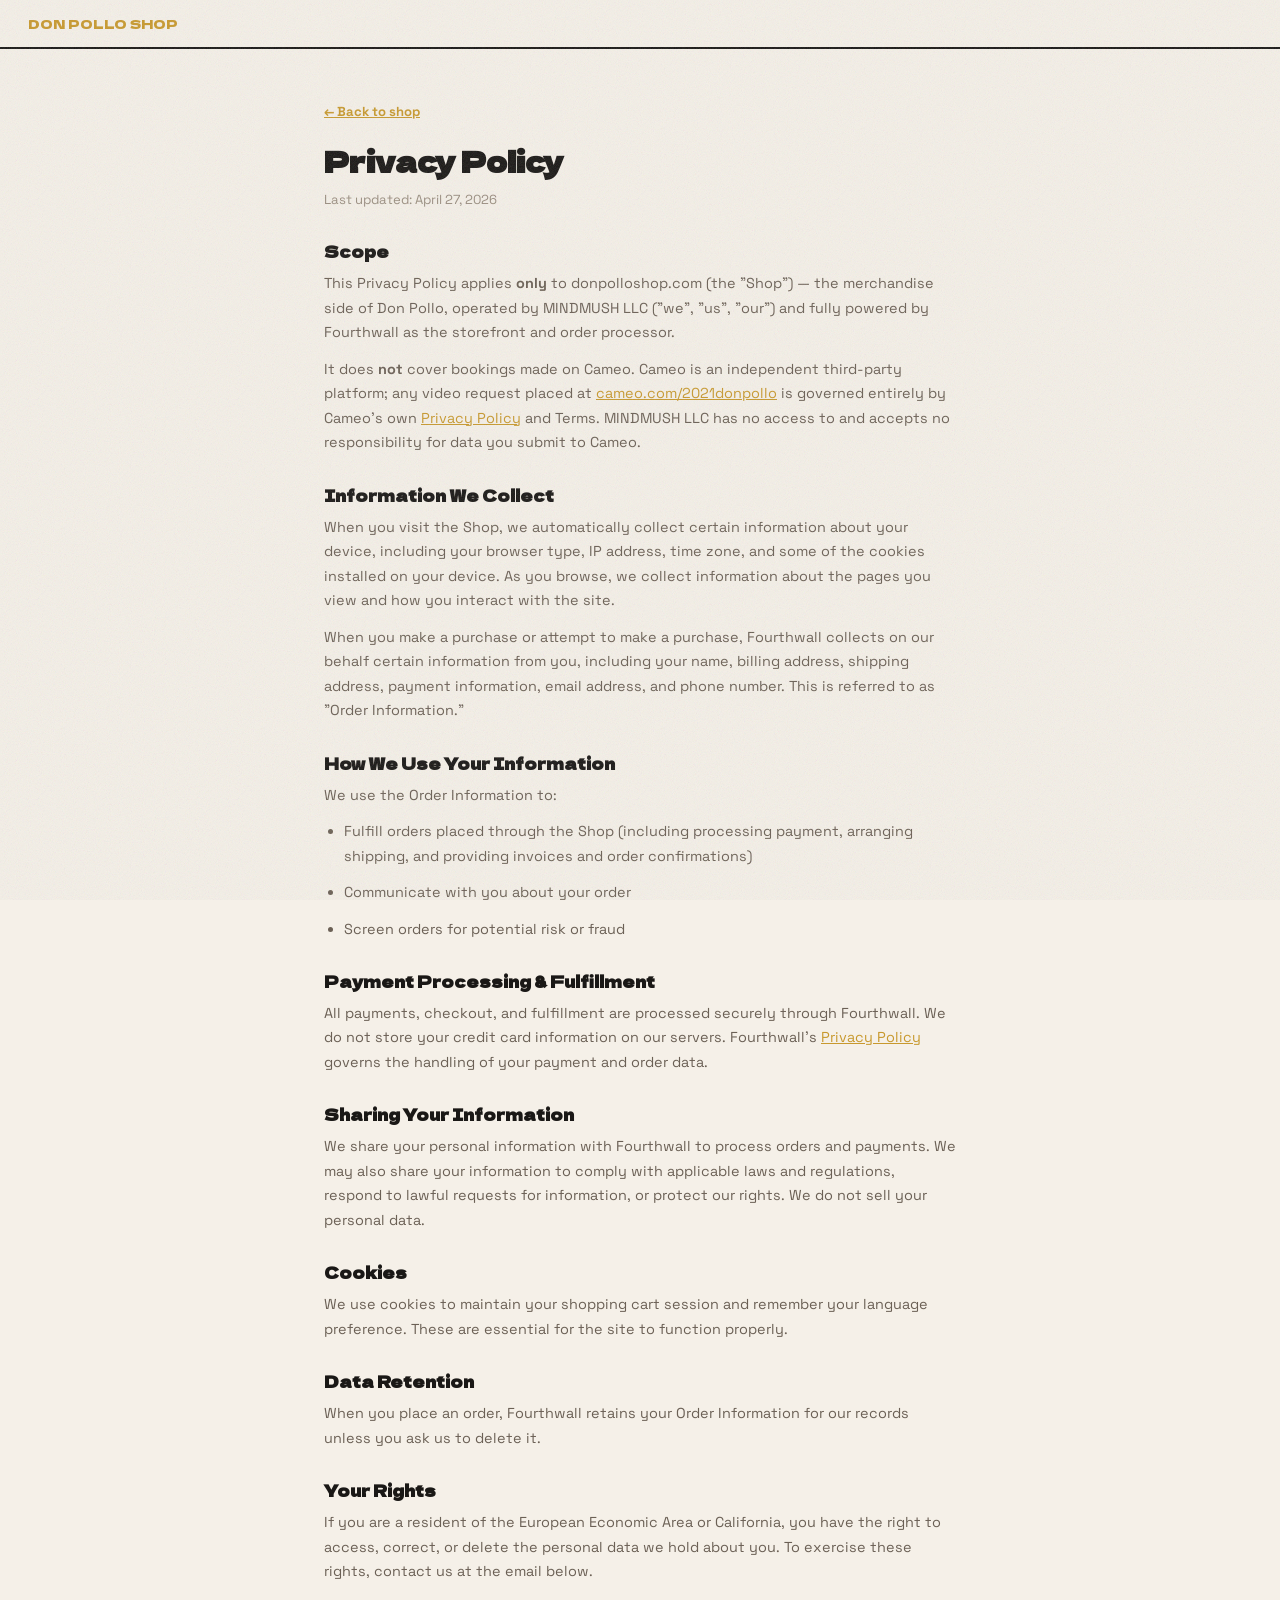
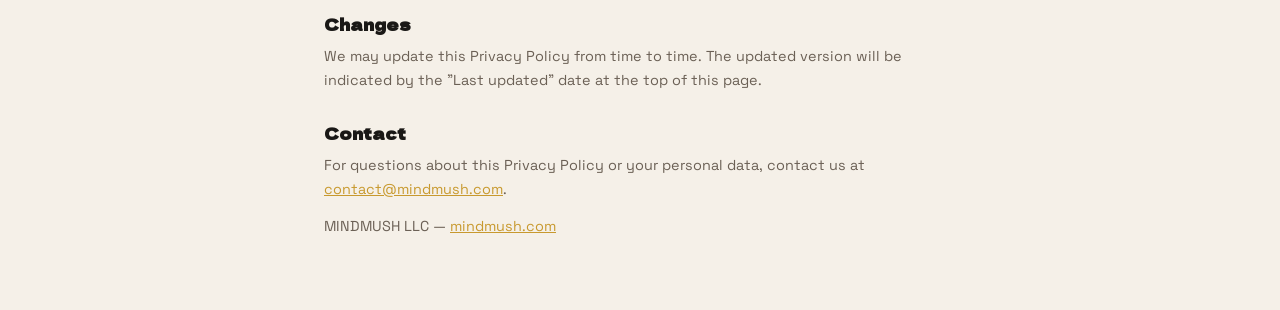
<file: privacy.html>
<!DOCTYPE html>
<html lang="en">
<head>
  <meta charset="UTF-8">
  <meta name="viewport" content="width=device-width, initial-scale=1.0">
  <title>Privacy Policy — Don Pollo Shop</title>
  <link rel="stylesheet" href="css/style.css?v=20260427b">
  <link rel="preconnect" href="https://fonts.googleapis.com">
  <link rel="preconnect" href="https://fonts.gstatic.com" crossorigin>
  <link href="https://fonts.googleapis.com/css2?family=Dela+Gothic+One&family=Space+Grotesk:wght@400;500;600;700&display=swap" rel="stylesheet">
</head>
<body>
  <nav class="nav">
    <a href="index.html" class="nav-logo">DON POLLO SHOP</a>
    <div class="nav-right"></div>
  </nav>

  <div class="policy">
    <a href="index.html" class="policy-back">&larr; Back to shop</a>
    <h1>Privacy Policy</h1>
    <p class="policy-updated">Last updated: April 27, 2026</p>

    <h2>Scope</h2>
    <p>This Privacy Policy applies <strong>only</strong> to donpolloshop.com (the "Shop") — the merchandise side of Don Pollo, operated by MINDMUSH LLC ("we", "us", "our") and fully powered by Fourthwall as the storefront and order processor.</p>
    <p>It does <strong>not</strong> cover bookings made on Cameo. Cameo is an independent third-party platform; any video request placed at <a href="https://www.cameo.com/2021donpollo" target="_blank" rel="noopener">cameo.com/2021donpollo</a> is governed entirely by Cameo's own <a href="https://www.cameo.com/privacy" target="_blank" rel="noopener">Privacy Policy</a> and Terms. MINDMUSH LLC has no access to and accepts no responsibility for data you submit to Cameo.</p>

    <h2>Information We Collect</h2>
    <p>When you visit the Shop, we automatically collect certain information about your device, including your browser type, IP address, time zone, and some of the cookies installed on your device. As you browse, we collect information about the pages you view and how you interact with the site.</p>
    <p>When you make a purchase or attempt to make a purchase, Fourthwall collects on our behalf certain information from you, including your name, billing address, shipping address, payment information, email address, and phone number. This is referred to as "Order Information."</p>

    <h2>How We Use Your Information</h2>
    <p>We use the Order Information to:</p>
    <ul>
      <li>Fulfill orders placed through the Shop (including processing payment, arranging shipping, and providing invoices and order confirmations)</li>
      <li>Communicate with you about your order</li>
      <li>Screen orders for potential risk or fraud</li>
    </ul>

    <h2>Payment Processing &amp; Fulfillment</h2>
    <p>All payments, checkout, and fulfillment are processed securely through Fourthwall. We do not store your credit card information on our servers. Fourthwall's <a href="https://fourthwall.com/privacy-policy" target="_blank" rel="noopener">Privacy Policy</a> governs the handling of your payment and order data.</p>

    <h2>Sharing Your Information</h2>
    <p>We share your personal information with Fourthwall to process orders and payments. We may also share your information to comply with applicable laws and regulations, respond to lawful requests for information, or protect our rights. We do not sell your personal data.</p>

    <h2>Cookies</h2>
    <p>We use cookies to maintain your shopping cart session and remember your language preference. These are essential for the site to function properly.</p>

    <h2>Data Retention</h2>
    <p>When you place an order, Fourthwall retains your Order Information for our records unless you ask us to delete it.</p>

    <h2>Your Rights</h2>
    <p>If you are a resident of the European Economic Area or California, you have the right to access, correct, or delete the personal data we hold about you. To exercise these rights, contact us at the email below.</p>

    <h2>Changes</h2>
    <p>We may update this Privacy Policy from time to time. The updated version will be indicated by the "Last updated" date at the top of this page.</p>

    <h2>Contact</h2>
    <p>For questions about this Privacy Policy or your personal data, contact us at <a href="mailto:contact@mindmush.com">contact@mindmush.com</a>.</p>
    <p>MINDMUSH LLC — <a href="https://mindmush.com" target="_blank" rel="noopener">mindmush.com</a></p>
  </div>
</body>
</html>
</file>
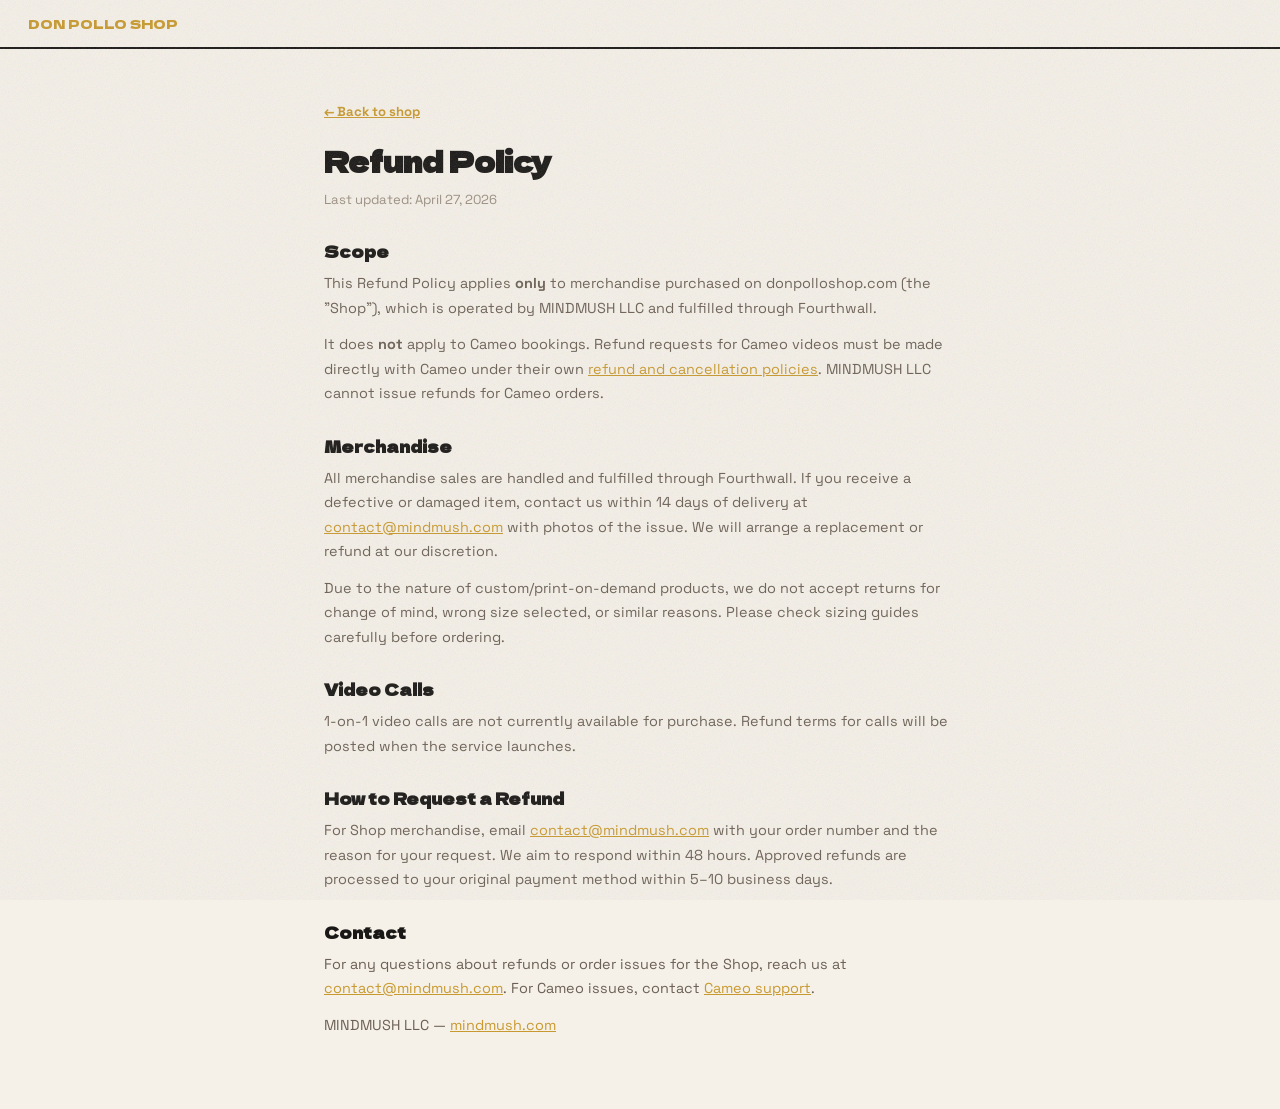
<file: refunds.html>
<!DOCTYPE html>
<html lang="en">
<head>
  <meta charset="UTF-8">
  <meta name="viewport" content="width=device-width, initial-scale=1.0">
  <title>Refund Policy — Don Pollo Shop</title>
  <link rel="stylesheet" href="css/style.css?v=20260427b">
  <link rel="preconnect" href="https://fonts.googleapis.com">
  <link rel="preconnect" href="https://fonts.gstatic.com" crossorigin>
  <link href="https://fonts.googleapis.com/css2?family=Dela+Gothic+One&family=Space+Grotesk:wght@400;500;600;700&display=swap" rel="stylesheet">
</head>
<body>
  <nav class="nav">
    <a href="index.html" class="nav-logo">DON POLLO SHOP</a>
    <div class="nav-right"></div>
  </nav>

  <div class="policy">
    <a href="index.html" class="policy-back">&larr; Back to shop</a>
    <h1>Refund Policy</h1>
    <p class="policy-updated">Last updated: April 27, 2026</p>

    <h2>Scope</h2>
    <p>This Refund Policy applies <strong>only</strong> to merchandise purchased on donpolloshop.com (the "Shop"), which is operated by MINDMUSH LLC and fulfilled through Fourthwall.</p>
    <p>It does <strong>not</strong> apply to Cameo bookings. Refund requests for Cameo videos must be made directly with Cameo under their own <a href="https://help.cameo.com/" target="_blank" rel="noopener">refund and cancellation policies</a>. MINDMUSH LLC cannot issue refunds for Cameo orders.</p>

    <h2>Merchandise</h2>
    <p>All merchandise sales are handled and fulfilled through Fourthwall. If you receive a defective or damaged item, contact us within 14 days of delivery at <a href="mailto:contact@mindmush.com">contact@mindmush.com</a> with photos of the issue. We will arrange a replacement or refund at our discretion.</p>
    <p>Due to the nature of custom/print-on-demand products, we do not accept returns for change of mind, wrong size selected, or similar reasons. Please check sizing guides carefully before ordering.</p>

    <h2>Video Calls</h2>
    <p>1-on-1 video calls are not currently available for purchase. Refund terms for calls will be posted when the service launches.</p>

    <h2>How to Request a Refund</h2>
    <p>For Shop merchandise, email <a href="mailto:contact@mindmush.com">contact@mindmush.com</a> with your order number and the reason for your request. We aim to respond within 48 hours. Approved refunds are processed to your original payment method within 5–10 business days.</p>

    <h2>Contact</h2>
    <p>For any questions about refunds or order issues for the Shop, reach us at <a href="mailto:contact@mindmush.com">contact@mindmush.com</a>. For Cameo issues, contact <a href="https://help.cameo.com/" target="_blank" rel="noopener">Cameo support</a>.</p>
    <p>MINDMUSH LLC — <a href="https://mindmush.com" target="_blank" rel="noopener">mindmush.com</a></p>
  </div>
</body>
</html>
</file>
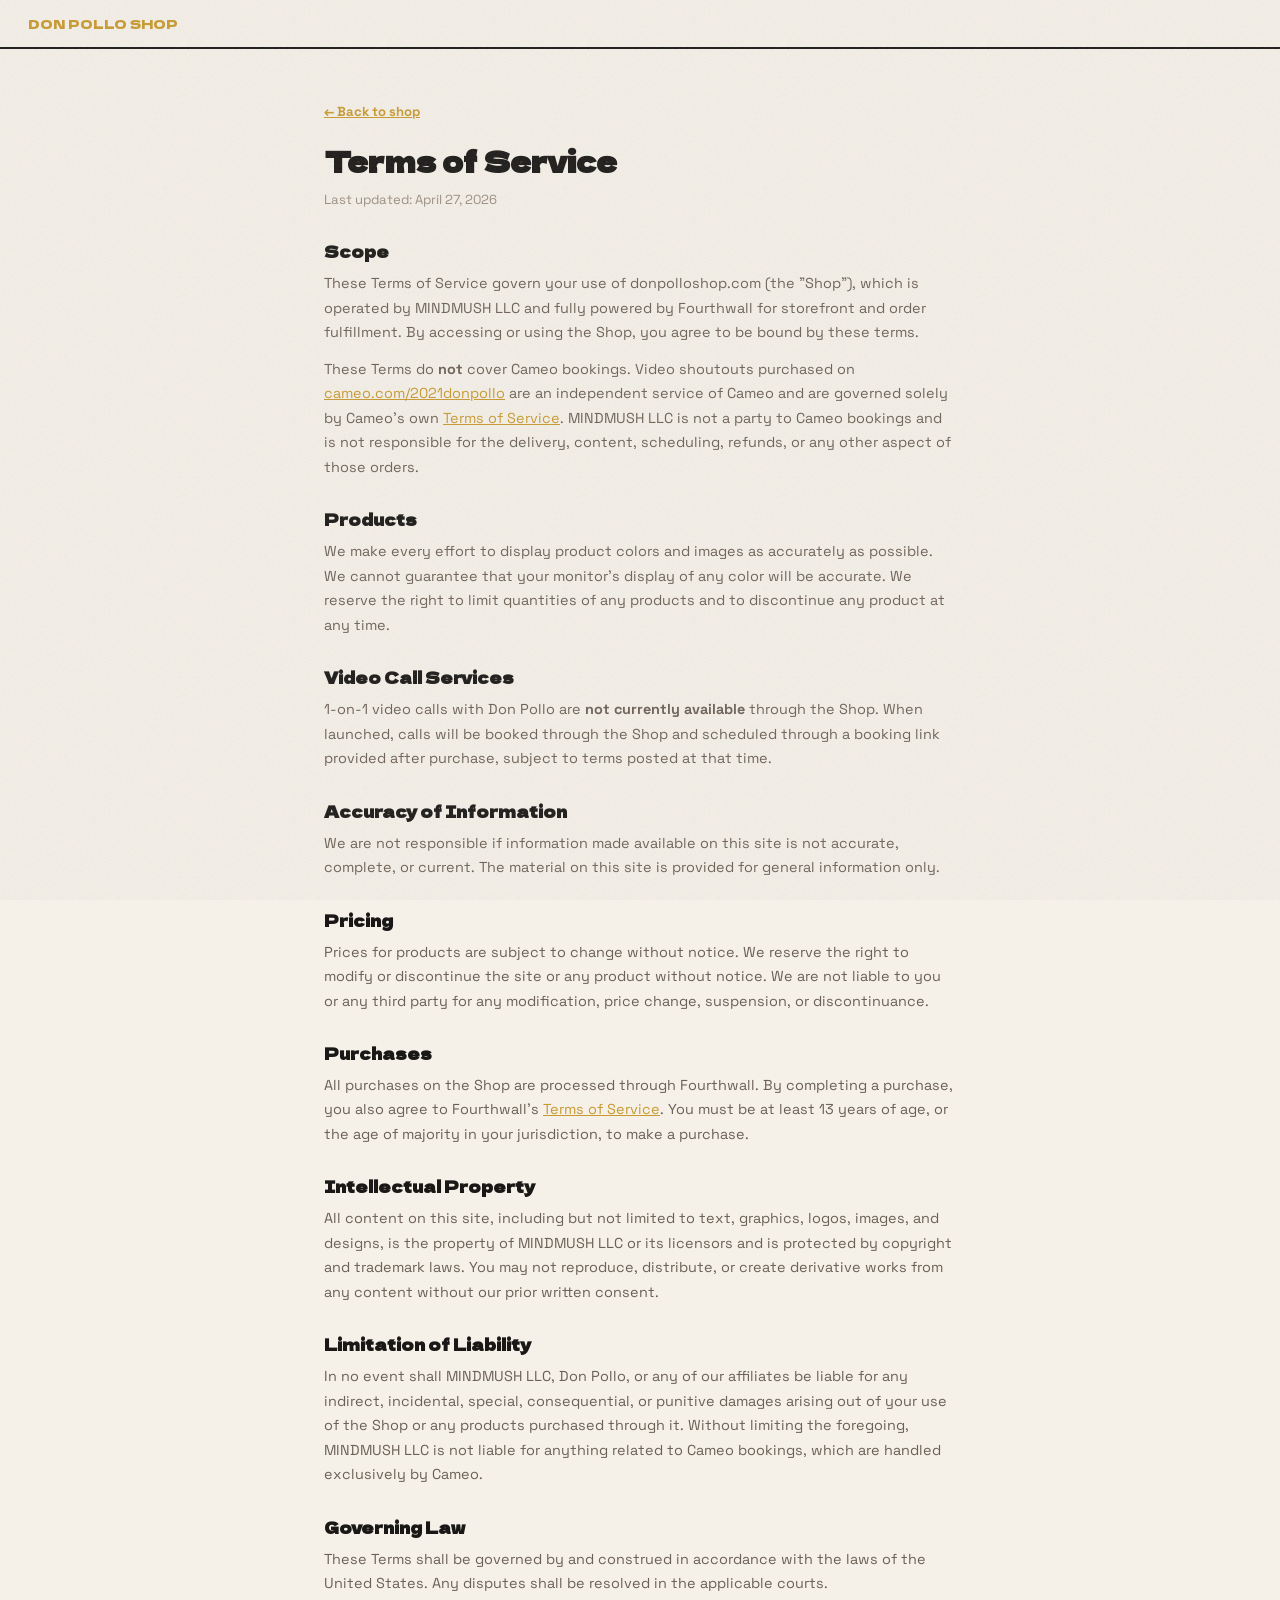
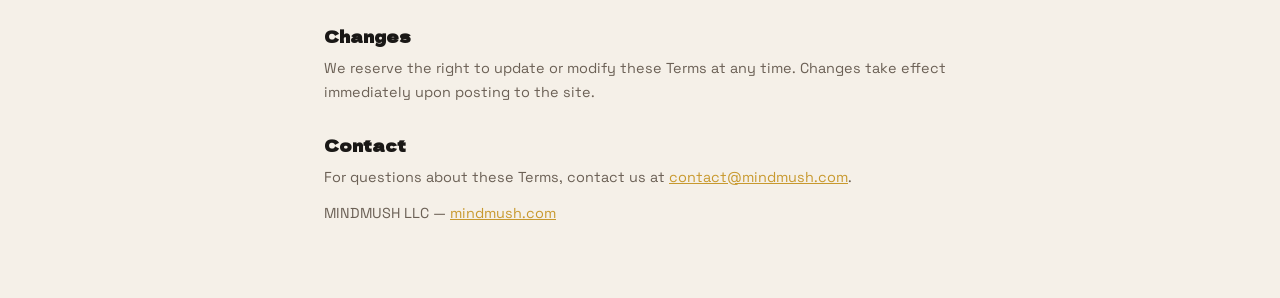
<file: terms.html>
<!DOCTYPE html>
<html lang="en">
<head>
  <meta charset="UTF-8">
  <meta name="viewport" content="width=device-width, initial-scale=1.0">
  <title>Terms of Service — Don Pollo Shop</title>
  <link rel="stylesheet" href="css/style.css?v=20260427b">
  <link rel="preconnect" href="https://fonts.googleapis.com">
  <link rel="preconnect" href="https://fonts.gstatic.com" crossorigin>
  <link href="https://fonts.googleapis.com/css2?family=Dela+Gothic+One&family=Space+Grotesk:wght@400;500;600;700&display=swap" rel="stylesheet">
</head>
<body>
  <nav class="nav">
    <a href="index.html" class="nav-logo">DON POLLO SHOP</a>
    <div class="nav-right"></div>
  </nav>

  <div class="policy">
    <a href="index.html" class="policy-back">&larr; Back to shop</a>
    <h1>Terms of Service</h1>
    <p class="policy-updated">Last updated: April 27, 2026</p>

    <h2>Scope</h2>
    <p>These Terms of Service govern your use of donpolloshop.com (the "Shop"), which is operated by MINDMUSH LLC and fully powered by Fourthwall for storefront and order fulfillment. By accessing or using the Shop, you agree to be bound by these terms.</p>
    <p>These Terms do <strong>not</strong> cover Cameo bookings. Video shoutouts purchased on <a href="https://www.cameo.com/2021donpollo" target="_blank" rel="noopener">cameo.com/2021donpollo</a> are an independent service of Cameo and are governed solely by Cameo's own <a href="https://www.cameo.com/terms" target="_blank" rel="noopener">Terms of Service</a>. MINDMUSH LLC is not a party to Cameo bookings and is not responsible for the delivery, content, scheduling, refunds, or any other aspect of those orders.</p>

    <h2>Products</h2>
    <p>We make every effort to display product colors and images as accurately as possible. We cannot guarantee that your monitor's display of any color will be accurate. We reserve the right to limit quantities of any products and to discontinue any product at any time.</p>

    <h2>Video Call Services</h2>
    <p>1-on-1 video calls with Don Pollo are <strong>not currently available</strong> through the Shop. When launched, calls will be booked through the Shop and scheduled through a booking link provided after purchase, subject to terms posted at that time.</p>

    <h2>Accuracy of Information</h2>
    <p>We are not responsible if information made available on this site is not accurate, complete, or current. The material on this site is provided for general information only.</p>

    <h2>Pricing</h2>
    <p>Prices for products are subject to change without notice. We reserve the right to modify or discontinue the site or any product without notice. We are not liable to you or any third party for any modification, price change, suspension, or discontinuance.</p>

    <h2>Purchases</h2>
    <p>All purchases on the Shop are processed through Fourthwall. By completing a purchase, you also agree to Fourthwall's <a href="https://fourthwall.com/terms-of-service" target="_blank" rel="noopener">Terms of Service</a>. You must be at least 13 years of age, or the age of majority in your jurisdiction, to make a purchase.</p>

    <h2>Intellectual Property</h2>
    <p>All content on this site, including but not limited to text, graphics, logos, images, and designs, is the property of MINDMUSH LLC or its licensors and is protected by copyright and trademark laws. You may not reproduce, distribute, or create derivative works from any content without our prior written consent.</p>

    <h2>Limitation of Liability</h2>
    <p>In no event shall MINDMUSH LLC, Don Pollo, or any of our affiliates be liable for any indirect, incidental, special, consequential, or punitive damages arising out of your use of the Shop or any products purchased through it. Without limiting the foregoing, MINDMUSH LLC is not liable for anything related to Cameo bookings, which are handled exclusively by Cameo.</p>

    <h2>Governing Law</h2>
    <p>These Terms shall be governed by and construed in accordance with the laws of the United States. Any disputes shall be resolved in the applicable courts.</p>

    <h2>Changes</h2>
    <p>We reserve the right to update or modify these Terms at any time. Changes take effect immediately upon posting to the site.</p>

    <h2>Contact</h2>
    <p>For questions about these Terms, contact us at <a href="mailto:contact@mindmush.com">contact@mindmush.com</a>.</p>
    <p>MINDMUSH LLC — <a href="https://mindmush.com" target="_blank" rel="noopener">mindmush.com</a></p>
  </div>
</body>
</html>
</file>
<file: css/style.css>
*, *::before, *::after { margin: 0; padding: 0; box-sizing: border-box; }

:root {
  --bg: #f5f0e8;
  --surface: #fff;
  --text: #1a1816;
  --dim: #9a8e80;
  --accent: #C8992E;
  --border: #d9d0c4;
  --font: 'Space Grotesk', system-ui, sans-serif;
  --display: 'Dela Gothic One', cursive;
  --r: 14px;
  --bounce: cubic-bezier(.34,1.56,.64,1);
}

html { scroll-behavior: smooth; }
body {
  font-family: var(--font);
  background: var(--bg);
  color: var(--text);
  overflow-x: hidden;
  -webkit-font-smoothing: antialiased;
}
/* Subtle grain texture overlay */
body::after {
  content: '';
  position: fixed;
  inset: 0;
  z-index: 9999;
  pointer-events: none;
  opacity: .35;
  background-image: url("data:image/svg+xml,%3Csvg viewBox='0 0 256 256' xmlns='http://www.w3.org/2000/svg'%3E%3Cfilter id='n'%3E%3CfeTurbulence type='fractalNoise' baseFrequency='.85' numOctaves='4' stitchTiles='stitch'/%3E%3C/filter%3E%3Crect width='100%25' height='100%25' filter='url(%23n)' opacity='.4'/%3E%3C/svg%3E");
  background-repeat: repeat;
  background-size: 200px 200px;
}
a { text-decoration: none; color: inherit; }
button { font-family: inherit; cursor: pointer; border: none; background: none; color: inherit; }
img { max-width: 100%; display: block; }
.contain { max-width: 1000px; margin: 0 auto; padding: 0 24px; }

/* ---- btns ---- */
.btn {
  display: inline-flex; align-items: center; justify-content: center;
  padding: 13px 28px; border-radius: 10px;
  font-weight: 700; font-size: .88rem;
  transition: transform .2s var(--bounce), box-shadow .2s;
  cursor: pointer; text-decoration: none;
}
.btn-accent { background: var(--accent); color: #fff; border: 2.5px solid var(--text); }
.btn-accent:hover { transform: translateY(-2px); box-shadow: 3px 3px 0 var(--text); }
.btn-ghost { background: transparent; color: var(--text); border: 2.5px solid var(--text); }
.btn-ghost:hover { transform: translateY(-2px); box-shadow: 3px 3px 0 var(--text); }
.btn-fill { background: var(--accent); color: #fff; border: 2.5px solid var(--text); }
.btn-fill:hover { transform: translateY(-2px); box-shadow: 3px 3px 0 var(--text); }
.btn-outline { background: transparent; color: var(--text); border: 2px solid var(--text); }
.btn-outline:hover { color: var(--accent); border-color: var(--accent); transform: translateY(-2px); box-shadow: 3px 3px 0 var(--accent); }
.btn-sm { padding: 10px 20px; font-size: .82rem; }
.btn-block { width: 100%; }
.btn-dim { opacity: .55; border-style: dashed; }
.btn-dim:hover { opacity: .8; }

/* ============ LANDING SPLASH ============ */
.landing {
  position: fixed; inset: 0; z-index: 500;
  background: var(--bg);
  display: flex; flex-direction: column;
  align-items: center; justify-content: center;
  padding: 60px 28px 40px;
  overflow-y: auto;
  transition: opacity .45s ease, transform .45s var(--bounce);
}
.landing.landing-hidden {
  opacity: 0;
  transform: scale(.97);
  pointer-events: none;
}
body.landing-open { overflow: hidden; }

.landing-inner {
  max-width: 1020px; width: 100%;
  display: flex; flex-direction: column;
  align-items: center;
  margin: auto 0;
}
.landing-head { text-align: center; margin-bottom: 42px; }
.landing-crown {
  width: clamp(56px, 7vw, 84px);
  margin: 0 auto 6px;
  filter: drop-shadow(0 6px 14px rgba(0,0,0,.18));
  animation: crown-bob 3s ease-in-out infinite;
}
.landing-title {
  font-family: var(--display);
  font-size: clamp(2.6rem, 7vw, 4.6rem);
  line-height: .92;
  letter-spacing: -1.5px;
}
.landing-sub {
  font-family: var(--display);
  font-size: clamp(.55rem, 1vw, .72rem);
  color: var(--accent);
  letter-spacing: 4px;
  text-transform: uppercase;
  margin-top: 14px;
}

.landing-choices {
  display: grid;
  grid-template-columns: repeat(3, 1fr);
  gap: 16px;
  width: 100%;
}

.landing-card {
  position: relative;
  background: var(--surface);
  border: 2.5px solid var(--text);
  border-radius: 14px;
  padding: 26px 22px 22px;
  text-align: left;
  cursor: pointer;
  display: flex; flex-direction: column;
  color: var(--text);
  font-family: inherit;
  text-decoration: none;
  transition: transform .25s var(--bounce), box-shadow .25s, background .15s, color .15s;
}
.landing-card:hover {
  transform: translateY(-5px) rotate(-1deg);
  box-shadow: 5px 5px 0 var(--text);
}
.landing-card-primary {
  background: var(--accent);
  color: #fff;
}
.landing-card-primary .landing-card-desc { opacity: .92; color: #fff; }
.landing-card-live:hover { transform: translateY(-5px) rotate(1deg); }

.landing-card-icon {
  width: 38px; height: 38px;
  margin-bottom: 18px;
  display: flex; align-items: center; justify-content: center;
}
.landing-card-icon svg { width: 100%; height: 100%; }
.landing-card-title {
  font-family: var(--display);
  font-size: 1rem;
  margin-bottom: 8px;
  line-height: 1.15;
}
.landing-card-desc {
  font-size: .82rem;
  line-height: 1.5;
  margin-bottom: 22px;
  flex: 1;
  opacity: .78;
}
.landing-card-cta {
  font-weight: 800;
  font-size: .78rem;
  letter-spacing: .3px;
}
.landing-card-primary .landing-card-cta { color: #fff; }

.landing-card-soon {
  opacity: .6;
  border-style: dashed;
}
.landing-card-soon:hover {
  opacity: .85;
  transform: translateY(-3px) rotate(0);
  box-shadow: 4px 4px 0 var(--text);
}
.landing-soon-tag {
  position: absolute; top: -10px; right: 16px;
  background: var(--text); color: var(--accent);
  font-family: var(--display);
  font-size: .48rem; font-weight: 800;
  text-transform: uppercase;
  letter-spacing: 2px;
  padding: 5px 9px 4px;
  border-radius: 6px;
  border: 2px solid var(--text);
}
.landing-live-tag {
  position: absolute; top: -10px; right: 16px;
  display: inline-flex; align-items: center; gap: 5px;
  background: #e8341c; color: #fff;
  font-family: var(--display);
  font-size: .48rem; font-weight: 800;
  text-transform: uppercase;
  letter-spacing: 2px;
  padding: 5px 9px 4px;
  border-radius: 6px;
  border: 2px solid var(--text);
}
.landing-live-tag .live-dot { width: 6px; height: 6px; }

/* override .lang-switch position when on landing */
.landing > .landing-lang {
  position: absolute;
  top: 20px; right: 20px;
  z-index: 2;
}

.landing-foot {
  margin-top: 32px;
  display: flex; gap: 10px; align-items: center;
  font-size: .7rem; color: var(--dim);
  font-weight: 600;
}
.landing-foot-link {
  color: var(--dim);
  transition: color .15s;
}
.landing-foot-link:hover { color: var(--accent); }

@media (max-width: 800px) {
  .landing { padding: 70px 18px 28px; }
  .landing-head { margin-bottom: 26px; }
  .landing-title { letter-spacing: -1px; }
  .landing-sub { letter-spacing: 3px; }
  .landing-choices { grid-template-columns: 1fr; gap: 10px; }
  .landing-card {
    padding: 16px 18px;
    display: grid;
    grid-template-columns: 36px 1fr 16px;
    grid-template-rows: auto auto;
    column-gap: 16px;
    row-gap: 2px;
    align-items: center;
  }
  .landing-card:hover { transform: translateY(-3px) rotate(0); }
  .landing-card-live:hover { transform: translateY(-3px) rotate(0); }
  .landing-card::after {
    content: '\203A';
    grid-column: 3;
    grid-row: 1 / span 2;
    font-family: var(--display);
    font-size: 1.4rem;
    line-height: 1;
    opacity: .35;
    align-self: center;
    text-align: right;
  }
  .landing-card-primary::after { opacity: .9; }
  .landing-card-icon {
    width: 32px; height: 32px;
    margin-bottom: 0;
    grid-row: 1 / span 2;
    align-self: center;
  }
  .landing-card-title {
    font-size: .92rem;
    margin-bottom: 0;
    grid-column: 2;
    grid-row: 1;
  }
  .landing-card-desc {
    font-size: .74rem;
    margin-bottom: 0;
    grid-column: 2;
    grid-row: 2;
    line-height: 1.35;
    opacity: .65;
  }
  .landing-card-cta { display: none; }
  .landing-soon-tag, .landing-live-tag {
    top: -8px; right: 14px;
    font-size: .42rem;
    padding: 4px 8px 3px;
  }
  .landing > .landing-lang { top: 16px; right: 16px; }
  .landing-foot { margin-top: 22px; font-size: .66rem; }
}

/* ============ NAV ============ */
.nav {
  position: fixed; top: 0; left: 0; width: 100%; z-index: 100;
  display: flex; align-items: center; justify-content: space-between;
  padding: 14px 28px;
  background: rgba(245,240,232,.92);
  backdrop-filter: blur(16px); -webkit-backdrop-filter: blur(16px);
  border-bottom: 2.5px solid var(--text);
}
.nav-logo { font-family: var(--display); font-size: .8rem; color: var(--accent); display: flex; align-items: center; gap: 6px; }
.nav-crown { width: 22px; height: auto; display: inline-block; }
.nav-right { display: flex; align-items: center; gap: 22px; }
.nav-link { font-weight: 600; font-size: .8rem; color: var(--dim); transition: color .15s; }
.nav-link:hover { color: var(--text); }
.nav-link-live { display: inline-flex; align-items: center; gap: 6px; color: var(--text); }
.nav-link-live::before {
  content: ''; width: 7px; height: 7px; border-radius: 50%;
  background: #e8341c; flex-shrink: 0;
  animation: badge-pulse 1.6s ease-in-out infinite;
}
/* ---- lang switch ---- */
.lang-switch {
  position: relative; display: flex; align-items: center;
  background: var(--surface); border: 2.5px solid var(--text);
  border-radius: 22px; padding: 3px; cursor: pointer;
  gap: 2px; overflow: hidden;
  transition: transform .2s var(--bounce), box-shadow .2s;
}
.lang-switch:hover { transform: translateY(-2px); box-shadow: 3px 3px 0 var(--text); }
.lang-opt {
  width: 28px; height: 28px;
  display: flex; align-items: center; justify-content: center;
  font-size: 17px; line-height: 1;
  border-radius: 50%; position: relative; z-index: 1;
  transition: opacity .3s, transform .3s var(--bounce);
}
.lang-slider {
  position: absolute; width: 28px; height: 28px;
  background: var(--accent); border-radius: 50%;
  left: 3px; top: 3px;
  transition: transform .35s var(--bounce);
  opacity: .25;
}
.lang-switch[data-lang="es"] .lang-slider { transform: translateX(30px); }
.lang-switch[data-lang="en"] .lang-opt[data-lang="en"] { transform: scale(1.1); }
.lang-switch[data-lang="en"] .lang-opt[data-lang="es"] { opacity: .35; transform: scale(.85); }
.lang-switch[data-lang="es"] .lang-opt[data-lang="es"] { transform: scale(1.1); }
.lang-switch[data-lang="es"] .lang-opt[data-lang="en"] { opacity: .35; transform: scale(.85); }

.nav-bag { position: relative; padding: 4px; color: var(--text); transition: color .15s; }
.nav-bag:hover { color: var(--accent); }
.nav-bag-n {
  position: absolute; top: -6px; right: -10px;
  background: var(--accent); color: #fff;
  width: 17px; height: 17px; border-radius: 50%;
  font-size: .58rem; font-weight: 800;
  display: flex; align-items: center; justify-content: center;
}
.nav-bag-n[data-count="0"] { display: none; }

/* ============ HERO ============ */
.hero {
  padding: 130px 0 60px;
}
.hero-grid {
  display: grid;
  grid-template-columns: 1fr 1fr;
  align-items: center;
  gap: 48px;
}
.hero-text { text-align: left; }
.hero-crown-wrap { position: relative; display: inline-block; }
.hero-crown {
  width: clamp(50px, 10vw, 80px);
  height: auto;
  margin-bottom: -6px;
  display: block;
  filter: drop-shadow(0 4px 8px rgba(0,0,0,.15));
  animation: crown-bob 3s ease-in-out infinite;
}
@keyframes crown-bob {
  0%, 100% { transform: translateY(0) rotate(-2deg); }
  50% { transform: translateY(-6px) rotate(2deg); }
}
.hero-title {
  font-family: var(--display);
  font-size: clamp(3rem, 7vw, 5.5rem);
  line-height: .92;
  margin-bottom: 16px;
}
.hero-sub {
  font-size: .95rem; color: var(--dim);
  margin: 0 0 28px; max-width: 420px; line-height: 1.5;
}
.hero-btns { display: flex; gap: 10px; }
.hero-video {
  width: 100%; aspect-ratio: 4/5;
  border-radius: 20px; overflow: hidden; position: relative;
  border: 2.5px solid var(--text); box-shadow: 6px 6px 0 var(--text);
  background: var(--surface);
  transition: transform .3s var(--bounce), box-shadow .3s;
}
.hero-video:hover { transform: rotate(1.5deg) scale(1.02); box-shadow: 8px 8px 0 var(--text); }
.hero-video-img { width: 100%; height: 100%; object-fit: cover; display: block; }

/* ============ LIVE STREAM CTA ============ */
.live-section { padding: 8px 0 56px; }
.live-banner {
  display: flex; align-items: center; justify-content: space-between;
  gap: 28px;
  background: var(--text); color: #fff;
  border: 2.5px solid var(--text);
  border-radius: 18px;
  padding: 28px 32px;
  box-shadow: 6px 6px 0 var(--accent);
  position: relative; overflow: hidden;
  background-image: radial-gradient(rgba(200,153,46,.1) 1px, transparent 1px);
  background-size: 22px 22px;
  transition: transform .3s var(--bounce), box-shadow .3s;
}
.live-banner:hover { transform: translateY(-4px); box-shadow: 9px 9px 0 var(--accent); }
.live-banner-text { display: flex; flex-direction: column; align-items: flex-start; gap: 9px; }
.live-badge {
  display: inline-flex; align-items: center; gap: 7px;
  background: #e8341c; color: #fff;
  font-size: .6rem; font-weight: 800; text-transform: uppercase; letter-spacing: 2px;
  padding: 5px 11px 4px; border-radius: 7px;
}
.live-dot {
  width: 8px; height: 8px; border-radius: 50%; background: #fff;
  animation: live-pulse 1.3s ease-in-out infinite;
}
@keyframes live-pulse {
  0%, 100% { opacity: 1; transform: scale(1); box-shadow: 0 0 0 0 rgba(255,255,255,.55); }
  50% { opacity: .55; transform: scale(.8); box-shadow: 0 0 0 7px rgba(255,255,255,0); }
}
.live-banner-title {
  font-family: var(--display);
  font-size: clamp(1.4rem, 3.6vw, 2.05rem);
  line-height: 1.04;
}
.live-banner-sub {
  font-size: .9rem; color: rgba(255,255,255,.55);
  max-width: 440px; line-height: 1.5;
}
.live-banner-btn {
  flex-shrink: 0;
  display: inline-flex; align-items: center; gap: 9px;
  background: var(--accent); color: #fff;
  font-weight: 800; font-size: .95rem;
  padding: 15px 26px; border-radius: 12px;
  border: 2.5px solid #fff;
  white-space: nowrap;
  transition: transform .2s var(--bounce);
}
.live-banner-btn svg { width: 18px; height: 18px; }
.live-banner-arrow { transition: transform .2s var(--bounce); }
.live-banner:hover .live-banner-btn { transform: scale(1.04); }
.live-banner:hover .live-banner-arrow { transform: translateX(3px); }

/* ============ MARQUEE ============ */
.marquee {
  background: var(--text); padding: 10px 0;
  overflow: hidden; white-space: nowrap;
  border-top: 2.5px solid var(--text);
  border-bottom: 2.5px solid var(--text);
}
.marquee-inner { display: inline-flex; white-space: nowrap; }
.marquee-inner span {
  font-family: var(--display); font-size: .55rem;
  letter-spacing: 2px; color: var(--accent); padding: 0 18px;
  flex-shrink: 0;
}

/* ============ MERCH ============ */
.merch { padding: 72px 0 80px; }
.sec-title { font-family: var(--display); font-size: 1.5rem; margin-bottom: 32px; text-align: center; }
.products { display: grid; grid-template-columns: repeat(3, 1fr); gap: 24px; }
.p-card {
  background: var(--surface); border-radius: var(--r); overflow: hidden;
  cursor: pointer; border: 2.5px solid var(--text);
  transition: transform .2s var(--bounce), box-shadow .2s;
}
.p-card.hidden { display: none; }
.p-card:hover { transform: translateY(-5px) rotate(-1deg); box-shadow: 5px 5px 0 var(--text); }
.p-card-img { aspect-ratio: 3/4; overflow: hidden; }
.p-card-img img { width: 100%; height: 100%; object-fit: cover; transition: transform .4s; }
.p-card:hover .p-card-img img { transform: scale(1.04); }
.p-card-ph {
  width: 100%; height: 100%;
  display: flex; align-items: center; justify-content: center;
  flex-direction: column; gap: 10px;
}
.p-card-ph svg { width: 68px; height: 68px; }
.p-card-ph span { font-family: var(--display); font-size: .45rem; letter-spacing: 3px; opacity: .3; }
.p-card-body { padding: 14px 16px; border-top: 2px solid var(--text); }
.p-card-name { font-weight: 600; font-size: .85rem; margin-bottom: 3px; }
.p-card-price { font-weight: 800; font-size: .88rem; color: var(--accent); }
.show-more-wrap { text-align: center; margin-top: 24px; }

/* ============ CALLS ============ */
.calls {
  background: var(--text); color: #fff;
  padding: 80px 0 88px;
  border-top: 2.5px solid var(--text);
  border-bottom: 2.5px solid var(--text);
  background-image: radial-gradient(rgba(200,153,46,.08) 1px, transparent 1px);
  background-size: 24px 24px;
}
.calls-layout {
  display: grid;
  grid-template-columns: 1fr 1fr;
  align-items: center;
  gap: 48px;
}
.calls-left { position: relative; }
.calls-phone-stack {
  position: relative;
  width: 100%;
  aspect-ratio: 3/4;
}
.calls-gif {
  border-radius: 16px;
  border: 2.5px solid rgba(255,255,255,.12);
  position: absolute;
}
.calls-gif-main {
  width: 75%;
  left: 0; bottom: 0;
  z-index: 1;
  box-shadow: 0 20px 60px rgba(0,0,0,.5);
}
.calls-gif-small {
  width: 50%;
  right: 0; top: 0;
  z-index: 2;
  box-shadow: 0 12px 40px rgba(0,0,0,.4);
  animation: phone-buzz 1.5s ease-in-out infinite;
}
@keyframes phone-buzz {
  0%, 100% { transform: rotate(3deg) translate(0, 0); }
  10% { transform: rotate(3deg) translate(2px, -1px); }
  20% { transform: rotate(3deg) translate(-2px, 1px); }
  30% { transform: rotate(3deg) translate(1px, -2px); }
  40% { transform: rotate(3deg) translate(-1px, 2px); }
  50% { transform: rotate(3deg) translate(0, 0); }
}
.calls-right { text-align: left; }
.calls-badge {
  display: inline-block;
  background: var(--accent); color: #fff;
  font-size: .6rem; font-weight: 800; text-transform: uppercase;
  letter-spacing: 2px; padding: 5px 14px; border-radius: 8px;
  margin-bottom: 14px;
  animation: badge-pulse 2s ease-in-out infinite;
}
@keyframes badge-pulse {
  0%, 100% { opacity: 1; }
  50% { opacity: .7; }
}
.calls-title { font-family: var(--display); font-size: 1.8rem; margin-bottom: 14px; }
.calls-desc {
  font-size: .92rem; color: rgba(255,255,255,.5); line-height: 1.65;
  max-width: 420px; margin-bottom: 28px;
}
.call-tiers {
  display: flex; gap: 12px;
  max-width: 400px; margin-bottom: 18px;
}
.call-tier {
  flex: 1; padding: 22px 18px; border-radius: var(--r);
  border: 2px solid rgba(255,255,255,.1); position: relative;
  background: rgba(255,255,255,.05);
  display: flex; flex-direction: column; align-items: center; gap: 12px;
  transition: border-color .15s, transform .2s var(--bounce), box-shadow .2s;
}
.call-tier:hover {
  border-color: var(--accent);
  transform: translateY(-3px);
  box-shadow: 4px 4px 0 var(--accent);
}
.call-tier-name { font-weight: 700; font-size: .88rem; }
.call-tier-price { font-weight: 800; font-size: .85rem; color: var(--accent); margin-top: 2px; }
.call-tier-tag {
  position: absolute; top: -9px; left: 50%; transform: translateX(-50%);
  background: var(--accent); color: #fff;
  font-size: .5rem; font-weight: 800; text-transform: uppercase;
  letter-spacing: 1.5px; padding: 3px 10px; border-radius: 6px;
  white-space: nowrap;
}
.calls .btn-accent { border-color: transparent; }
.calls .btn-accent:hover { box-shadow: 0 6px 20px rgba(200,153,46,.4); }
.calls-note { font-size: .78rem; color: rgba(255,255,255,.3); }

/* Disabled call tiers (coming soon) */
.call-tier-disabled {
  opacity: .5;
  pointer-events: none;
  filter: grayscale(.3);
}
.call-tier-disabled .tier-buy {
  background: rgba(255,255,255,.1);
  color: rgba(255,255,255,.5);
  cursor: default;
  border-color: transparent;
}
.call-tier-disabled .tier-buy:hover {
  transform: none;
  box-shadow: none;
}
.calls-coming-soon {
  font-size: .85rem;
  color: rgba(255,255,255,.45);
  font-weight: 600;
  margin-top: 4px;
}

/* ============ REVIEWS ============ */
.reviews { padding: 72px 0 80px; overflow: hidden; }
.reviews .sec-title { margin-bottom: 40px; }
.reviews-scroll {
  width: 100%;
  overflow: hidden;
  mask-image: linear-gradient(90deg, transparent, #000 4%, #000 96%, transparent);
  -webkit-mask-image: linear-gradient(90deg, transparent, #000 4%, #000 96%, transparent);
}
.reviews-track {
  display: flex;
  gap: 20px;
  width: max-content;
  will-change: transform;
}
.reviews-track:hover { animation-play-state: paused; }
.rev-card {
  flex-shrink: 0;
  width: 300px;
  background: var(--surface); border-radius: var(--r); padding: 24px 22px;
  border: 2.5px solid var(--text);
  box-shadow: 4px 4px 0 var(--text);
}
.rev-stars { color: var(--accent); font-size: .82rem; margin-bottom: 10px; letter-spacing: 1px; }
.rev-text { font-size: .88rem; color: #6b6055; line-height: 1.55; margin-bottom: 12px; }
.rev-name { font-weight: 700; font-size: .75rem; color: var(--accent); }

/* ============ FOOTER ============ */
.foot { padding: 40px 0 32px; border-top: 2px solid var(--text); }
.foot .contain {
  display: flex; flex-direction: column; align-items: center;
  gap: 12px; font-size: .78rem; color: var(--dim); text-align: center;
}
.foot-top { display: flex; align-items: center; gap: 12px; }
.foot-name { font-family: var(--display); font-size: .65rem; color: var(--text); }
.foot-legal { display: flex; align-items: center; gap: 10px; flex-wrap: wrap; justify-content: center; font-size: .72rem; }
.foot-link { color: var(--dim); transition: color .15s; }
.foot-link:hover { color: var(--accent); }

/* ============ POLICY PAGES ============ */
.policy { max-width: 680px; margin: 0 auto; padding: 100px 24px 60px; }
.policy h1 { font-family: var(--display); font-size: 1.8rem; margin-bottom: 8px; }
.policy .policy-updated { font-size: .82rem; color: var(--dim); margin-bottom: 28px; }
.policy h2 { font-family: var(--display); font-size: 1rem; margin-top: 28px; margin-bottom: 8px; }
.policy p, .policy li { font-size: .9rem; color: #6b6055; line-height: 1.7; margin-bottom: 12px; }
.policy ul { padding-left: 20px; margin-bottom: 12px; }
.policy a { color: var(--accent); text-decoration: underline; }
.policy-back {
  display: inline-flex; align-items: center; gap: 6px;
  font-weight: 700; font-size: .82rem; color: var(--dim);
  margin-bottom: 20px; transition: color .15s;
}
.policy-back:hover { color: var(--accent); }

/* ============ OVERLAY / DRAWER ============ */
.overlay {
  position: fixed; inset: 0; background: rgba(26,24,22,.35);
  z-index: 200; opacity: 0; pointer-events: none; transition: opacity .25s;
}
.overlay.open { opacity: 1; pointer-events: all; }
.drawer {
  position: fixed; top: 0; right: 0; z-index: 201;
  width: 380px; max-width: 92vw; height: 100dvh;
  background: var(--bg); display: flex; flex-direction: column;
  transform: translateX(100%);
  transition: transform .3s cubic-bezier(.16,1,.3,1);
  border-left: 2.5px solid var(--text);
}
.drawer.open { transform: translateX(0); }
.drawer-top {
  display: flex; align-items: center; justify-content: space-between;
  padding: 18px 22px; border-bottom: 2px solid var(--text);
}
.drawer-top h3 { font-family: var(--display); font-size: .88rem; }
.drawer-close {
  width: 30px; height: 30px; border-radius: 8px;
  background: var(--text); color: var(--bg); font-size: 1.1rem;
  display: flex; align-items: center; justify-content: center;
  transition: background .15s;
}
.drawer-close:hover { background: var(--accent); }
.drawer-items { flex: 1; overflow-y: auto; padding: 18px 22px; }
.drawer-mt { color: var(--dim); font-weight: 600; text-align: center; padding: 48px 0; font-size: .88rem; }
.ci { display: flex; gap: 14px; padding: 14px 0; border-bottom: 1.5px solid var(--border); }
.ci-img {
  width: 50px; height: 50px; border-radius: 8px;
  overflow: hidden; flex-shrink: 0; background: var(--surface); border: 1.5px solid var(--text);
}
.ci-img img { width: 100%; height: 100%; object-fit: cover; }
.ci-info { flex: 1; min-width: 0; }
.ci-name { font-weight: 700; font-size: .82rem; white-space: nowrap; overflow: hidden; text-overflow: ellipsis; }
.ci-meta { font-size: .7rem; color: var(--dim); margin: 2px 0 6px; }
.ci-row { display: flex; justify-content: space-between; align-items: center; }
.ci-price { font-weight: 800; font-size: .85rem; color: var(--accent); }
.ci-rm {
  font-size: .68rem; color: var(--dim); cursor: pointer;
  border: none; background: none; font-family: inherit;
  text-decoration: underline; transition: color .15s;
}
.ci-rm:hover { color: var(--accent); }
.drawer-bottom { padding: 18px 22px; border-top: 2px solid var(--text); }
.drawer-total { display: flex; justify-content: space-between; align-items: center; margin-bottom: 14px; font-size: .95rem; }
.drawer-total strong { font-size: 1.1rem; }

/* ============ MODAL ============ */
.mo-bg {
  position: fixed; inset: 0; background: rgba(26,24,22,.4);
  z-index: 300; opacity: 0; pointer-events: none; transition: opacity .25s;
}
.mo-bg.open { opacity: 1; pointer-events: all; }
.mo {
  position: fixed; top: 50%; left: 50%;
  transform: translate(-50%,-50%) scale(.97);
  z-index: 301; background: var(--bg); border-radius: 18px;
  max-width: 780px; width: 92vw; max-height: 88vh; overflow-y: auto;
  opacity: 0; pointer-events: none;
  transition: all .25s cubic-bezier(.16,1,.3,1);
  border: 2.5px solid var(--text); box-shadow: 8px 8px 0 var(--text);
}
.mo.open { opacity: 1; pointer-events: all; transform: translate(-50%,-50%) scale(1); }
.mo-close {
  position: absolute; top: 12px; right: 12px; z-index: 2;
  width: 32px; height: 32px; border-radius: 8px;
  background: var(--text); color: var(--bg); font-size: 1.1rem;
  display: flex; align-items: center; justify-content: center;
  transition: background .15s;
}
.mo-close:hover { background: var(--accent); }
.mo-grid { display: grid; grid-template-columns: 1fr 1fr; }
.mo-imgs { background: #eee; border-radius: 16px 0 0 16px; overflow: hidden; }
.mo-imgs > img { width: 100%; aspect-ratio: 3/4; object-fit: cover; }
.mo-thumbs { display: flex; gap: 4px; padding: 8px; overflow-x: auto; }
.mo-thumbs img {
  width: 44px; height: 44px; object-fit: cover;
  border-radius: 6px; cursor: pointer; opacity: .4;
  transition: opacity .15s; flex-shrink: 0; border: 1.5px solid transparent;
}
.mo-thumbs img:hover, .mo-thumbs img.active { opacity: 1; border-color: var(--text); }
.mo-info { padding: 28px 24px; }
.mo-name { font-family: var(--display); font-size: 1.1rem; margin-bottom: 6px; }
.mo-price { font-weight: 800; font-size: 1.05rem; margin-bottom: 16px; color: var(--accent); }
.mo-desc { font-size: .84rem; color: var(--dim); line-height: 1.6; margin-bottom: 18px; }
.mo-desc ul { padding-left: 16px; }
.mo-opts { margin-bottom: 20px; }
.opt-group { margin-bottom: 12px; }
.opt-label { font-weight: 700; font-size: .68rem; text-transform: uppercase; letter-spacing: 1.5px; color: var(--dim); margin-bottom: 8px; }
.opt-row { display: flex; flex-wrap: wrap; gap: 6px; }
.opt-btn {
  padding: 8px 16px; border-radius: 8px;
  border: 2px solid var(--border); background: var(--surface);
  font-weight: 700; font-size: .8rem; cursor: pointer;
  transition: border-color .15s, color .15s; font-family: inherit;
}
.opt-btn:hover { border-color: var(--text); }
.opt-btn.active { border-color: var(--accent); color: var(--accent); }
.opt-swatch {
  width: 26px; height: 26px; border-radius: 50%;
  border: 3px solid var(--border); cursor: pointer;
  transition: border-color .15s; padding: 0;
}
.opt-swatch:hover { border-color: var(--text); }
.opt-swatch.active { border-color: var(--accent); box-shadow: 0 0 0 2px var(--bg), 0 0 0 4px var(--accent); }

/* ============ RESPONSIVE ============ */
@media (max-width: 800px) {
  .nav-link { display: none; }
  .hero { padding-top: 100px; }
  .hero-grid { grid-template-columns: 1fr; gap: 32px; }
  .hero-text { text-align: center; }
  .hero-crown { margin: 0 auto -6px; }
  .hero-sub { margin-left: auto; margin-right: auto; }
  .hero-btns { justify-content: center; }
  .hero-video { max-width: 340px; margin: 0 auto; }
  .live-banner { flex-direction: column; align-items: stretch; text-align: left; gap: 20px; padding: 24px; }
  .live-banner-btn { justify-content: center; }
  .products { grid-template-columns: repeat(2, 1fr); }
  .calls-layout { grid-template-columns: 1fr; gap: 40px; }
  .calls-right { text-align: center; }
  .calls-badge { margin-left: auto; margin-right: auto; }
  .calls-desc { margin-left: auto; margin-right: auto; }
  .call-tiers { justify-content: center; margin-left: auto; margin-right: auto; }
  .calls-phone-stack { max-width: 340px; margin: 0 auto; }
  .mo-grid { grid-template-columns: 1fr; }
  .mo-imgs { border-radius: 16px 16px 0 0; }
  .mo-imgs > img { aspect-ratio: 1/1; }
  .foot .contain { flex-direction: column; gap: 6px; }
}

@media (max-width: 480px) {
  .hero-title { font-size: clamp(2.8rem, 14vw, 4rem); }
  .hero-btns { flex-direction: column; align-items: center; }
  .hero-btns .btn { width: 100%; max-width: 240px; }
  .hero-video { max-width: 280px; }
  .products { gap: 12px; }
  .call-tiers { flex-direction: column; max-width: 280px; }
  .rev-card { width: 260px; }
}
</file>
